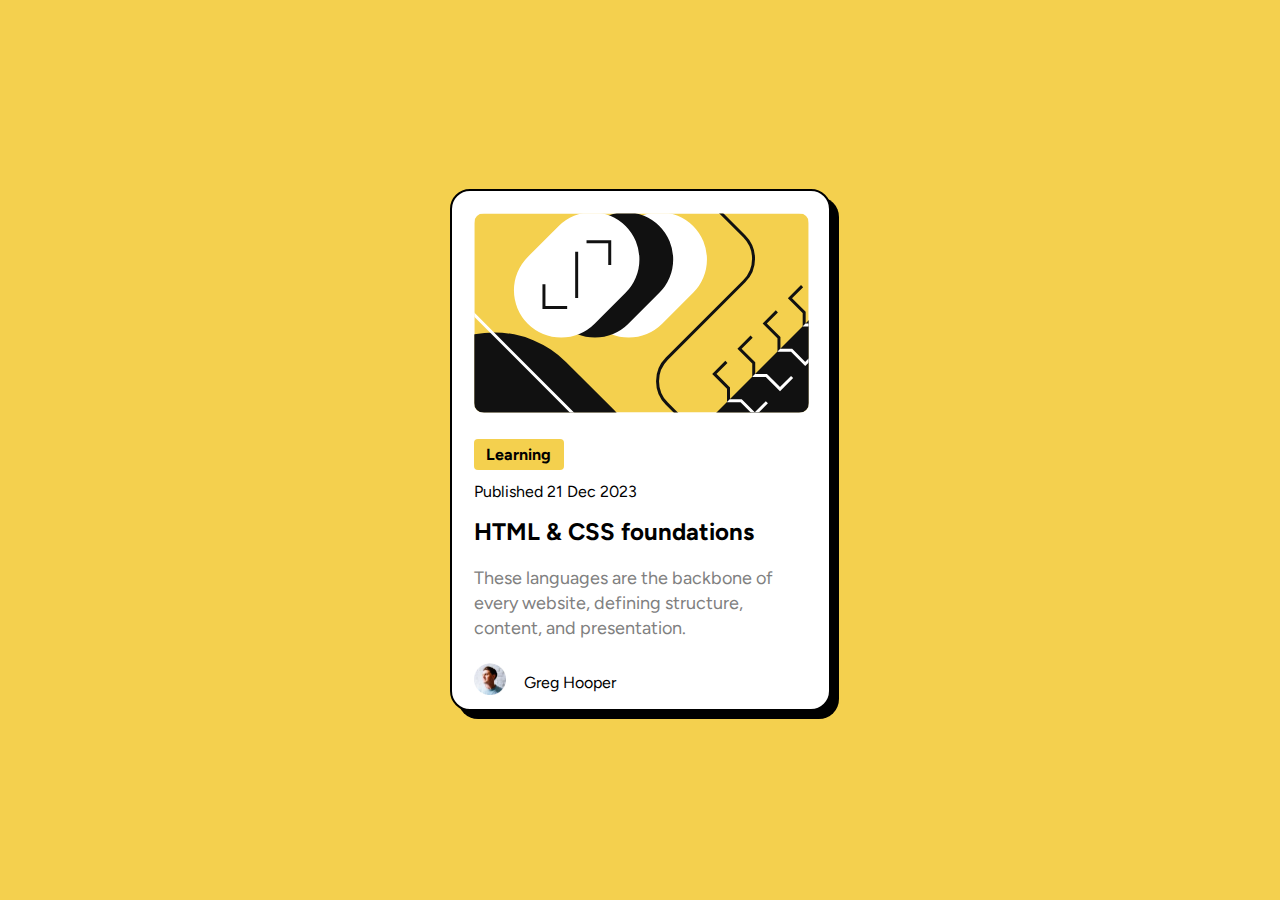
<file: Blog card/index.html>
<!DOCTYPE html>
<html lang="en">
<head>
  <meta charset="UTF-8">
  <meta name="viewport" content="width=device-width, initial-scale=1.0">
  <title>Document</title>
  <link rel="stylesheet" href="style.css">
</head>
<body>
  <section class="container">
    <section class="card">

       <div class="image">
        <img src="blog-preview-card-main(1)/blog-preview-card-main/assets/images/illustration-article.svg" alt="image-style">
       </div>

      <section class="sub-information">
        <div class="tag">Learning</div>
        <div class="published">Published 21 Dec 2023</div>
      </section>
    
      <section class="text">
        <h2>HTML & CSS foundations</h2>
        <p>These languages are the backbone of every website, defining structure, content, and presentation.</p>
      </section>

      <section class="auteur-information">
        <div class="author-pic"><img src="blog-preview-card-main(1)/blog-preview-card-main/assets/images/image-avatar.webp" alt=""></div>
        <div class="author-name">Greg Hooper</div>
      </section> 
      
    </section>
  </section>
</body>
</html>
</file>
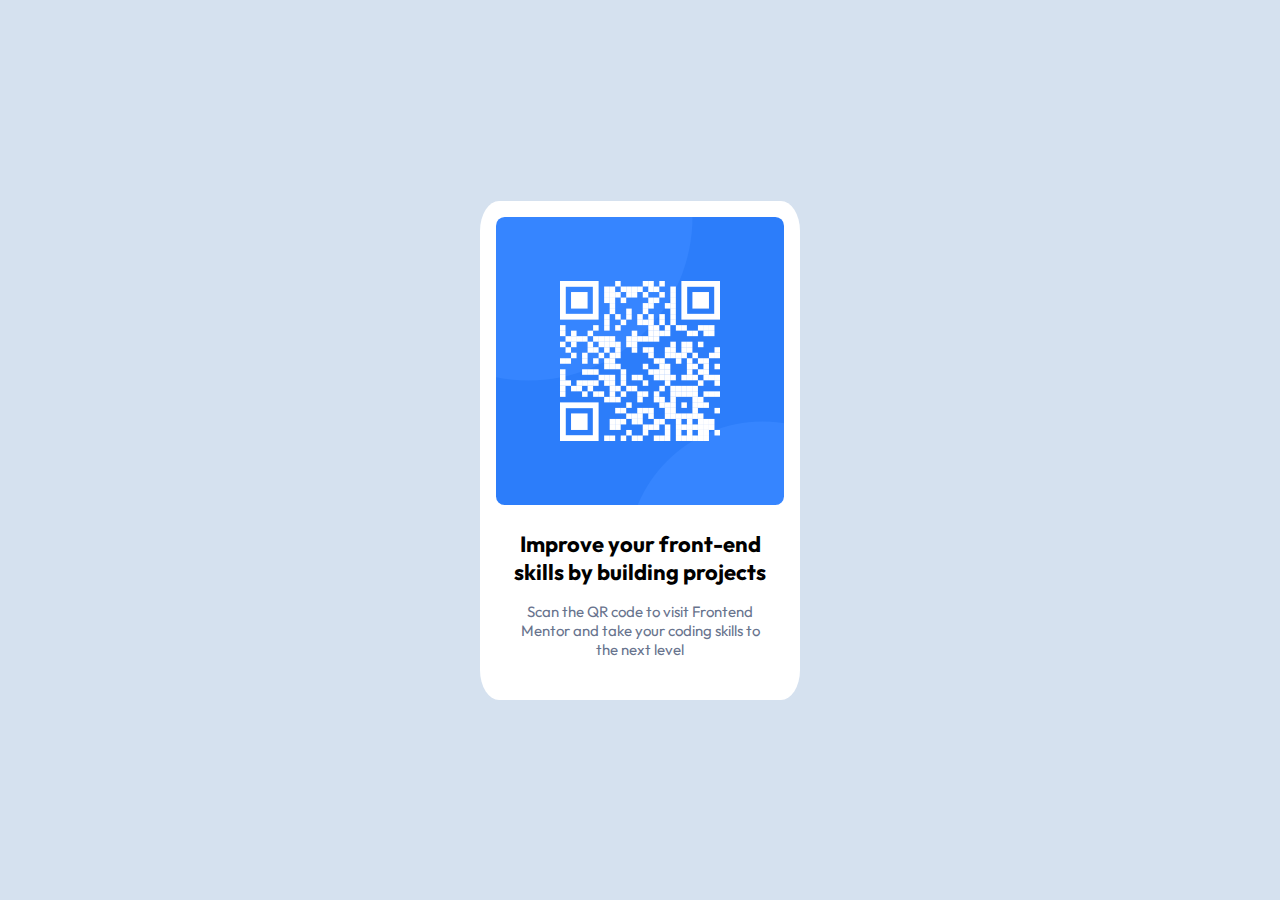
<file: qr-code project/index.html>
<!DOCTYPE html>
<html lang="en">
<head>
  <meta charset="UTF-8">
  <meta name="viewport" content="width=device-width, initial-scale=1.0">
  <title>Document</title>
  <link rel="stylesheet" href="style.css">
</head>
<body>
  <section class="container">
    <section class="card">
      <div class="qr-code">
        <img src="image-qr-code.png" alt=""> 
      </div>
      <div class="text">
         <h2>Improve your front-end skills by building projects</h2>
        <p>Scan the QR code to visit Frontend Mentor and take your coding skills to the next level</p> 
      </div>
    </section>
  </section>
  
</body>
</html>
</file>
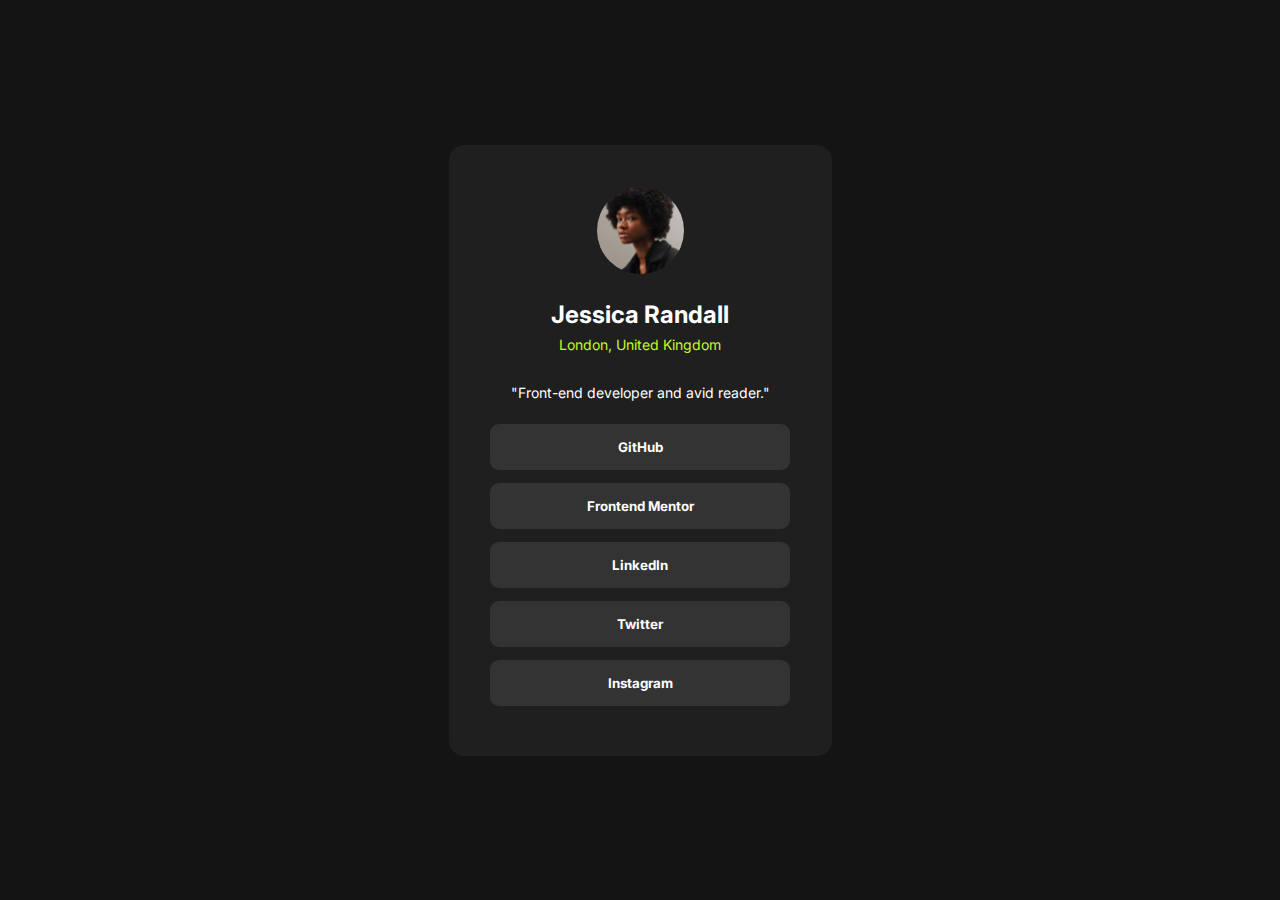
<file: social-links-profile-main/index.html>
<!DOCTYPE html>
<html lang="en">
<head>
  <meta charset="UTF-8">
  <meta name="viewport" content="width=device-width, initial-scale=1.0">
  <link rel="stylesheet" href="style.css">

  
  <title>Frontend Mentor | Social links profile</title>

</head>
<body>
  <div class="box">

    <div class="profil-pic">
      <img src="assets/images/avatar-jessica.jpeg" alt="profil-pic">
    </div>
    <div class="bio">
    <div class="name">Jessica Randall</div>
      <div class="place">London, United Kingdom</div>
      <div class="description">"Front-end developer and avid reader."</div>
    </div>
    
    
    <button>GitHub</button>
    <button>Frontend Mentor</button>
    <button>LinkedIn</button>
    <button>Twitter</button>
    <button>Instagram</button>
    
  </div> 

</body>
</html>
</file>
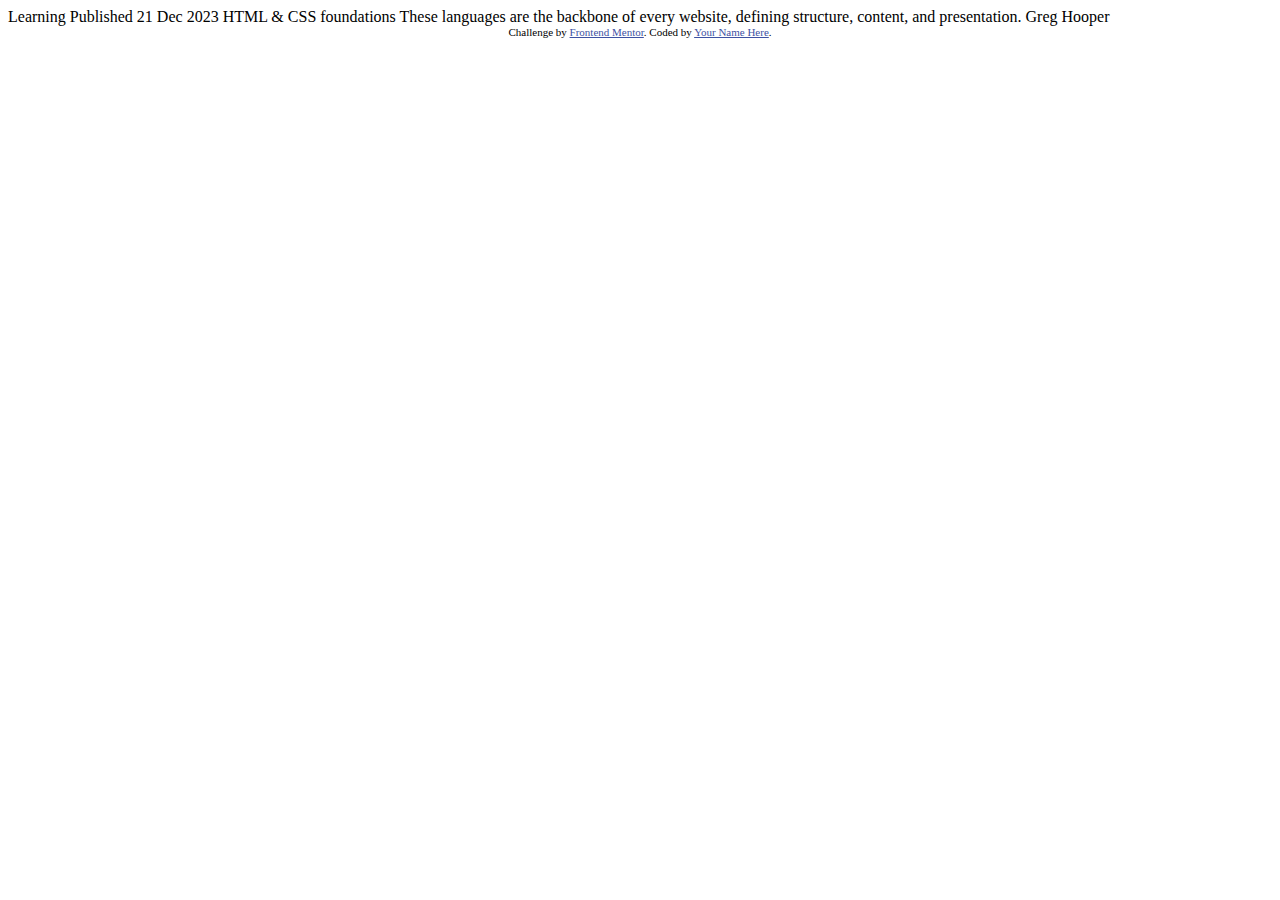
<file: Blog card/blog-preview-card-main(1)/blog-preview-card-main/index.html>
<!DOCTYPE html>
<html lang="en">
<head>
  <meta charset="UTF-8">
  <meta name="viewport" content="width=device-width, initial-scale=1.0"> <!-- displays site properly based on user's device -->

  <link rel="icon" type="image/png" sizes="32x32" href="./assets/images/favicon-32x32.png">
  
  <title>Frontend Mentor | Blog preview card</title>

  <!-- Feel free to remove these styles or customise in your own stylesheet 👍 -->
  <style>
    .attribution { font-size: 11px; text-align: center; }
    .attribution a { color: hsl(228, 45%, 44%); }
  </style>
</head>
<body>

  Learning

  Published 21 Dec 2023

  HTML & CSS foundations

  These languages are the backbone of every website, defining structure, content, and presentation.

  Greg Hooper
  
  <div class="attribution">
    Challenge by <a href="https://www.frontendmentor.io?ref=challenge" target="_blank">Frontend Mentor</a>. 
    Coded by <a href="#">Your Name Here</a>.
  </div>
</body>
</html>
</file>
<file: Blog card/style.css>
@import url('https://fonts.googleapis.com/css2?family=Figtree:ital,wght@0,300..900;1,300..900&display=swap');


*{
  margin : 0;
  padding : 0;
  box-sizing: border-box;
  font-family : "Figtree", sans-serif;
}

:root{
  --bg-color : #F4D04E;
  --bg-card-color: #fff;
  --text-color-p : #6B6B6B;
  --text-color : #111111;
}

html, body {
  height : 100%;
  width : 100%;
  position: absolute;
}

.container{
  background-color: var(--bg-color);
  width : 100%;
  height : 100%;
  display: flex;
  justify-content: center;
  align-items: center;
  
}

.card{
 
  width : 381px;
  height : 522px;
  background-color : var(--bg-card-color);
  border : 2px solid black;
  border-radius : 20px;
  box-shadow: 8px 8px;

}

.card img {
  width : 335px;
  height : 200px;
  margin : 22px;
  border-radius : 10px;

}

.sub-information {
  margin : 0 0 16px 22px;
}
.tag {
  display:flex; 
  justify-content: center;
  width : 90px;
  padding-top : 6px;
  padding-bottom : 6px;
  
  margin-bottom : 12px;

  background: var(--bg-color);
  
  border-radius : 4px;
  font-weight : bold;
}

.text {
  margin : 0 0 16px 22px;
}
.auteur-information{
  margin : -16px 0 16px 22px;
}
.author-pic{
  width : 32px;
  height : 32px;
  
}
.author-pic img{
  height : 100%;
  width : 100%;
  object-fit: cover;
  margin-left : 0px;
}

.author-name{
  margin-left : 50px;
}

.text p{
  color : grey;
  margin-top : 20px;
  line-height : 25px;
  font-size : 18px;
  width : 330px;
}
</file>
<file: qr-code project/style.css>
@import url('https://fonts.googleapis.com/css2?family=Outfit:wght@100..900&display=swap');

*{
  padding : 0;
  margin : 0;
  box-sizing: border-box;
  font-family: "Outfit", sans-serif;
}

.container {
  width : 100vw;
  height : 100vh;
  display : flex;
  justify-content : center;
  align-items : center;
  background-color : #D5E1EF; 
  
}
.card {
  display: flex;
  flex-direction: column;
  background-color : white ;
  width : 320px;
  height : 499px;
  border-radius : 6%;
  align-items: center;
  
}
 
.qr-code {
  display :flex;
  height : 288px;
  width : 288px;
  margin-top : 16px;
  margin-bottom : 24px;
  
} 

 .qr-code img {
  width : 100%;
  height : 100%;
  object-fit : cover;
  border-radius : 3%;
  

} 

.text {
  display : flex;
  width : 288px;
  height : 131px;
  justify-content: center;
  flex-direction: column;
  align-items: center;
  padding : 0 16px;
  text-align : center;
  
  
  
}

.text h2{
  font-weight: 700;
  font-size : 22px;
  margin-bottom : 16px;
}


.text p {
  font-weight : 400;
  font-size : 15px;
  color : #68738D;
}
</file>
<file: social-links-profile-main/style.css>
@import url('https://fonts.googleapis.com/css2?family=Inter:ital,opsz,wght@0,14..32,100..900;1,14..32,100..900&display=swap');

*{
  box-sizing: border-box;
  margin : 0;
  padding : 0;
  text-decoration: none;
  border : none;
  font-family: "Inter", sans-serif;
  color : var(--white-color);
  scroll-behavior: smooth;
  
  
}

:root{
  --green-color : hsl(75, 94%, 57%);
  --white-color : hsl(0, 0%, 100%);
  --Grey-700: hsl(0, 0%, 20%);
  --Grey-800: hsl(0, 0%, 12%);
  --Grey-900: hsl(0, 0%, 8%);

}

body{
  background-color: var(--Grey-900);

  display: flex;
  justify-content: center;
  align-items: center;
  height : 100vh;
  font-size: 14px;
  transition: all 0.30s ease
  
  
}

.box{
  display:flex;
  width: 383px;
  height : 611px;
  background-color : var(--Grey-800);
  border-radius : 15px;
  flex-direction: column;
  align-items: center;
  

}
.box img{
  height : 87px;
  width : 87px;
  border-radius : 50%;
  margin-top : 42px;
  margin-bottom : 23px;
}

button {
  height : 46px;
  width :300px;
  background-color : var(--Grey-700);
  border-radius : 9px;
  font-weight : bold;
  margin-bottom : 13px;
  transition: all 0.15s ease;
   
  
}

button:hover{
  background-color : var(--green-color);
  color : var(--Grey-800);
  cursor: pointer
  
}

.bio{
  text-align: center;
}

.name {
  margin-bottom : 7px;
  font-weight : bold;
  font-size : 24px;

}
.place{
  color : var(--green-color);
  margin-bottom : 31px;
}

.description {
  margin-bottom : 23px;
}
</file>
